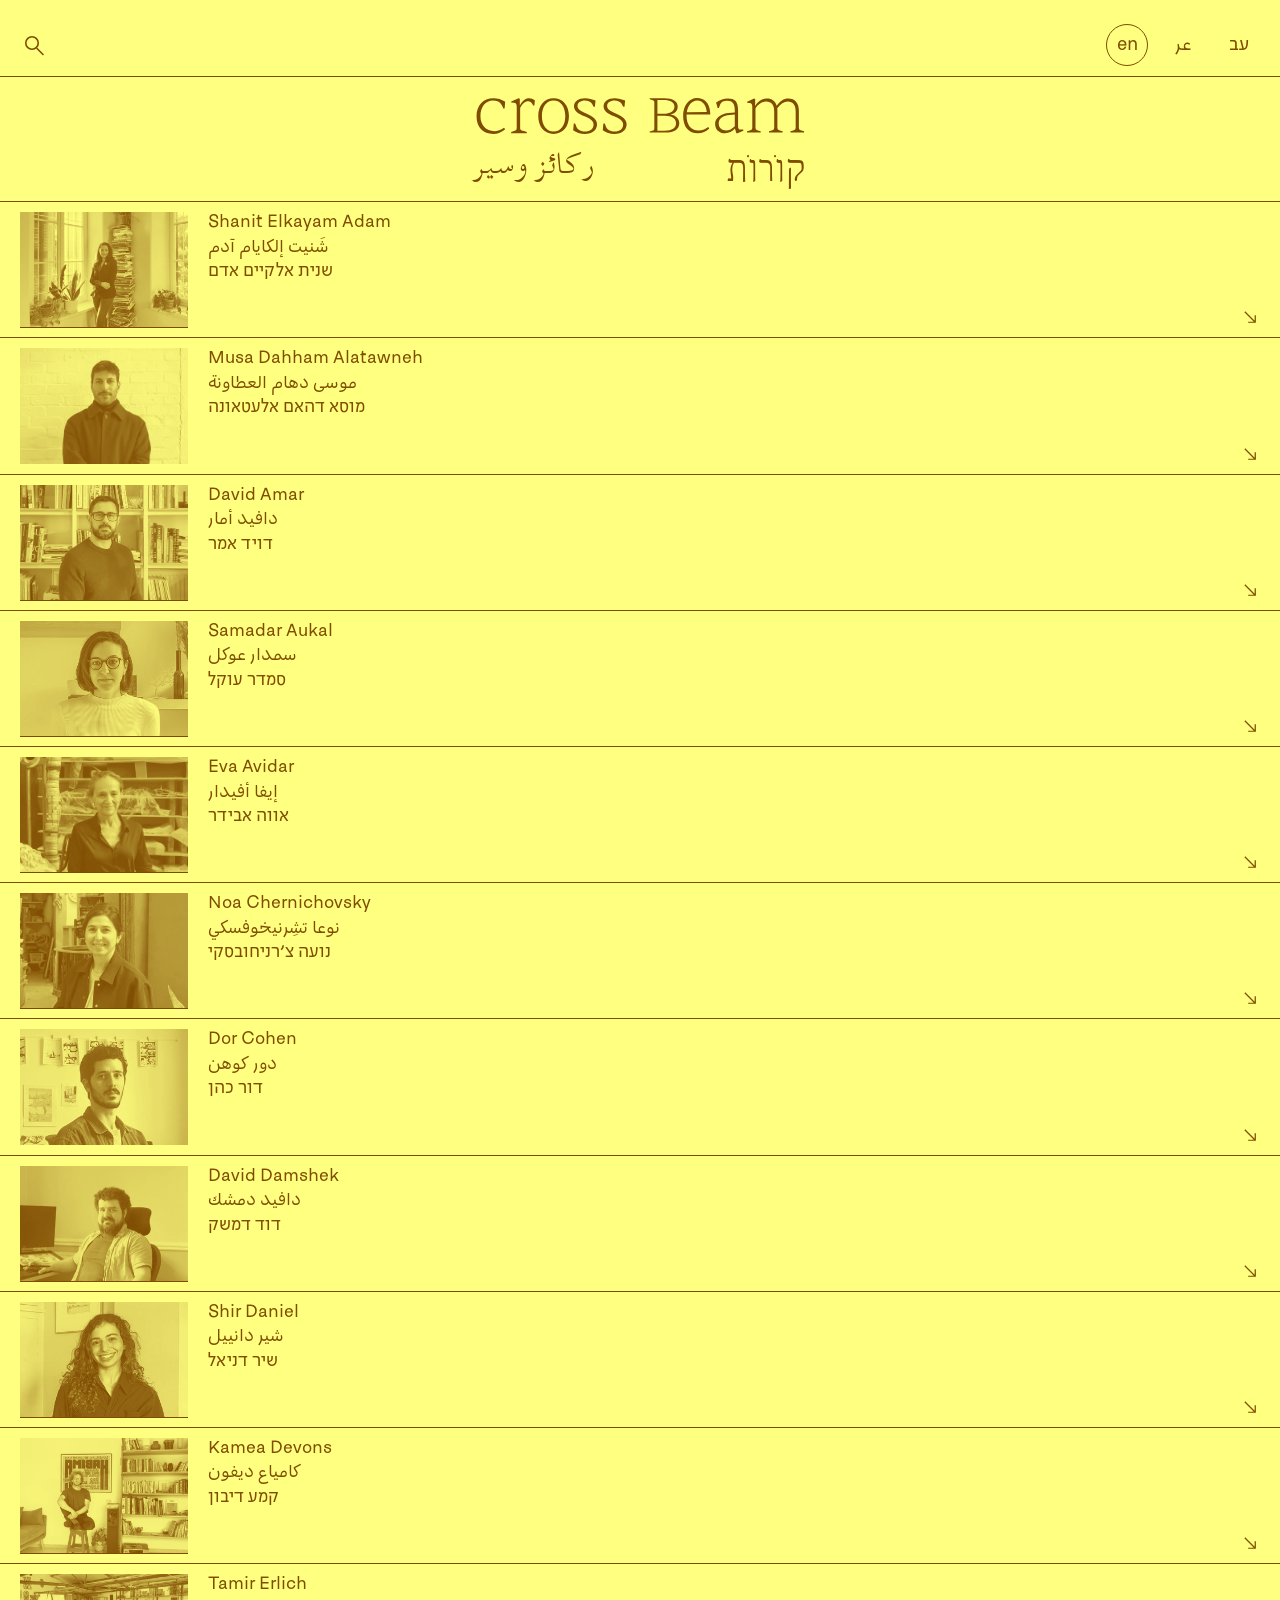
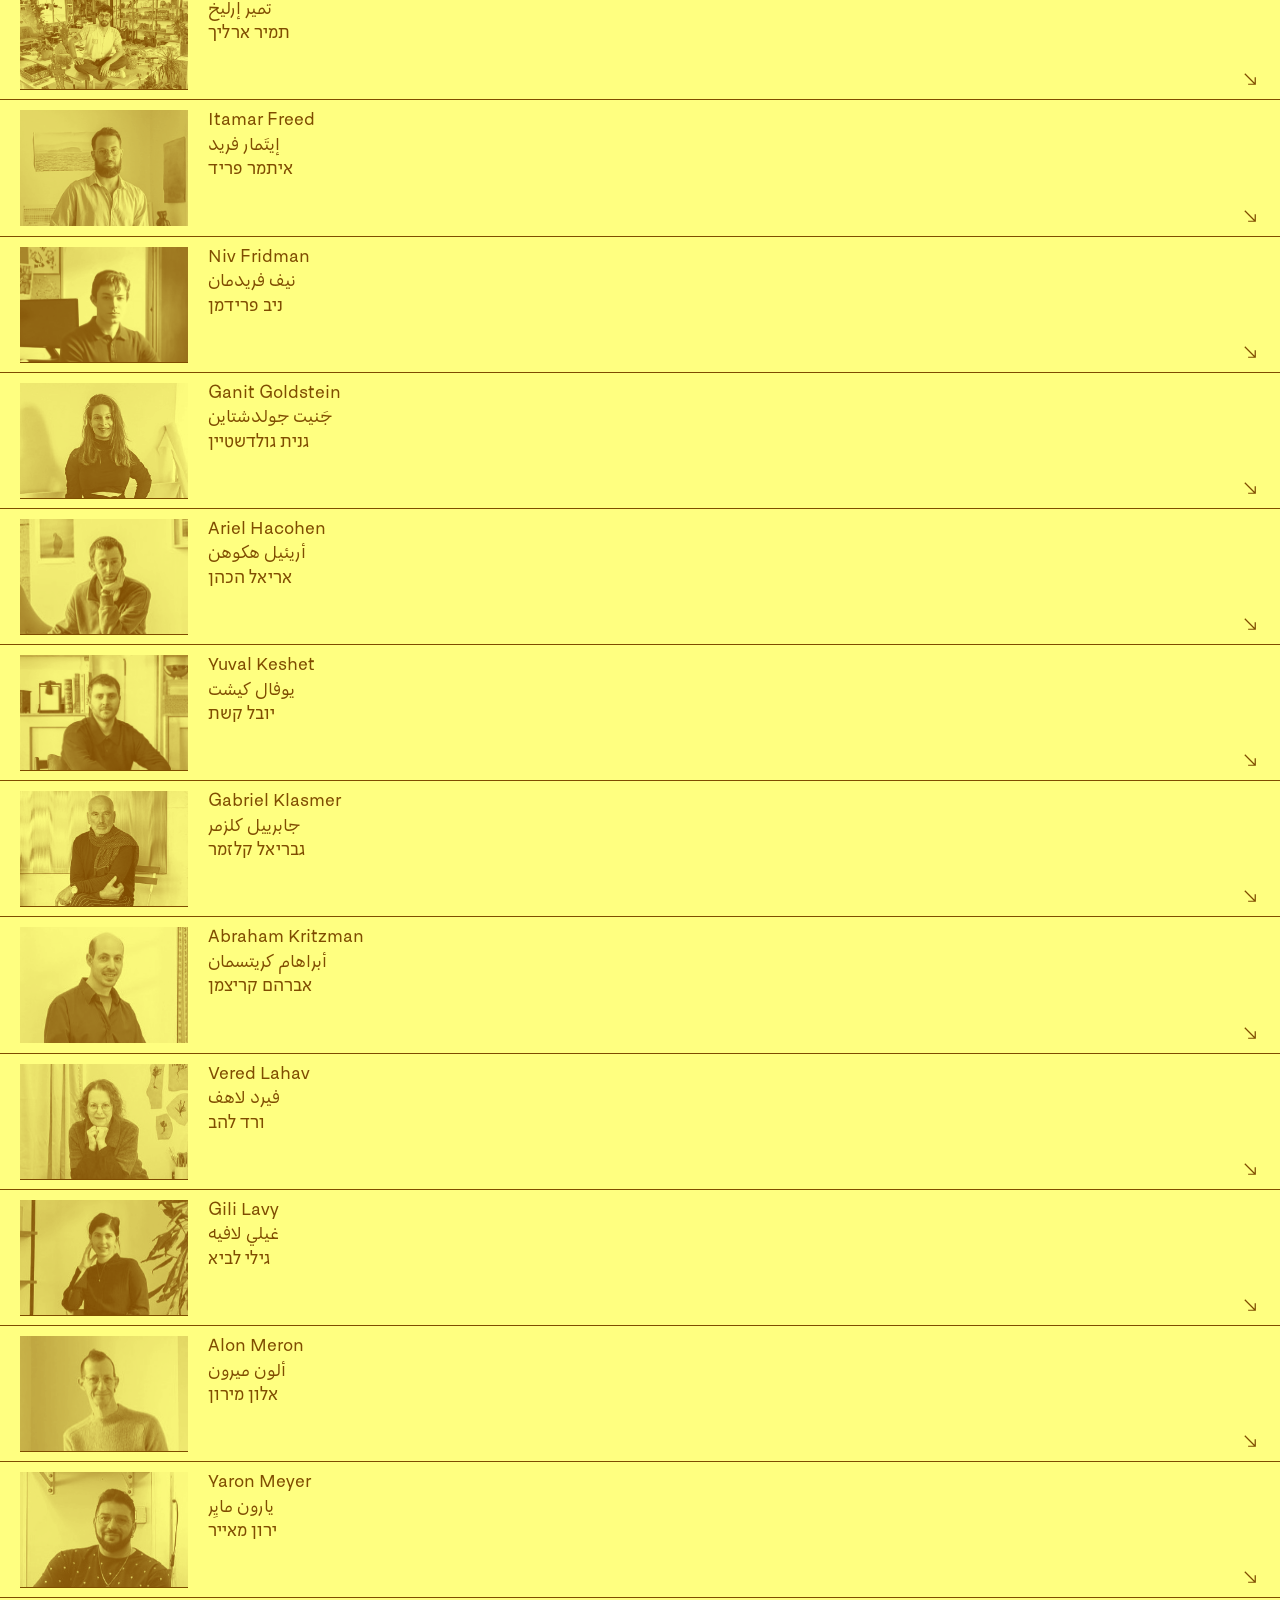
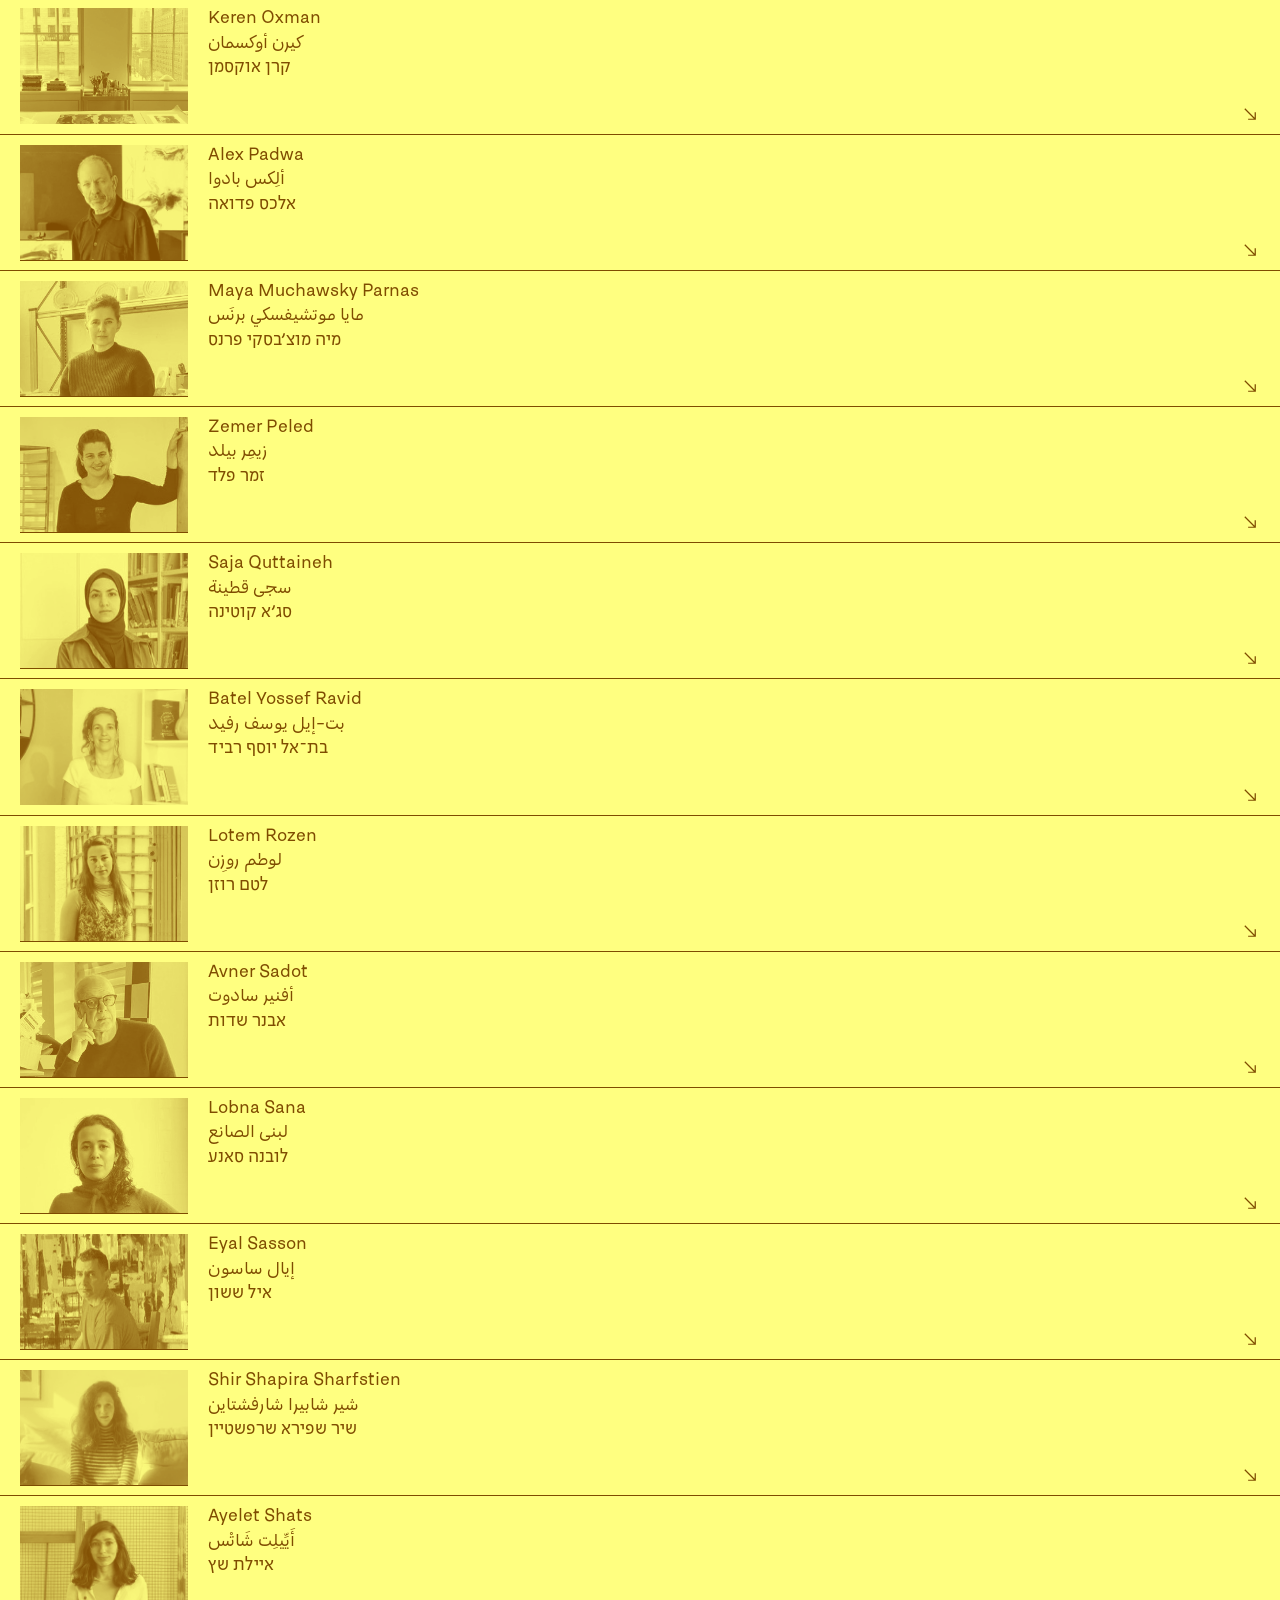
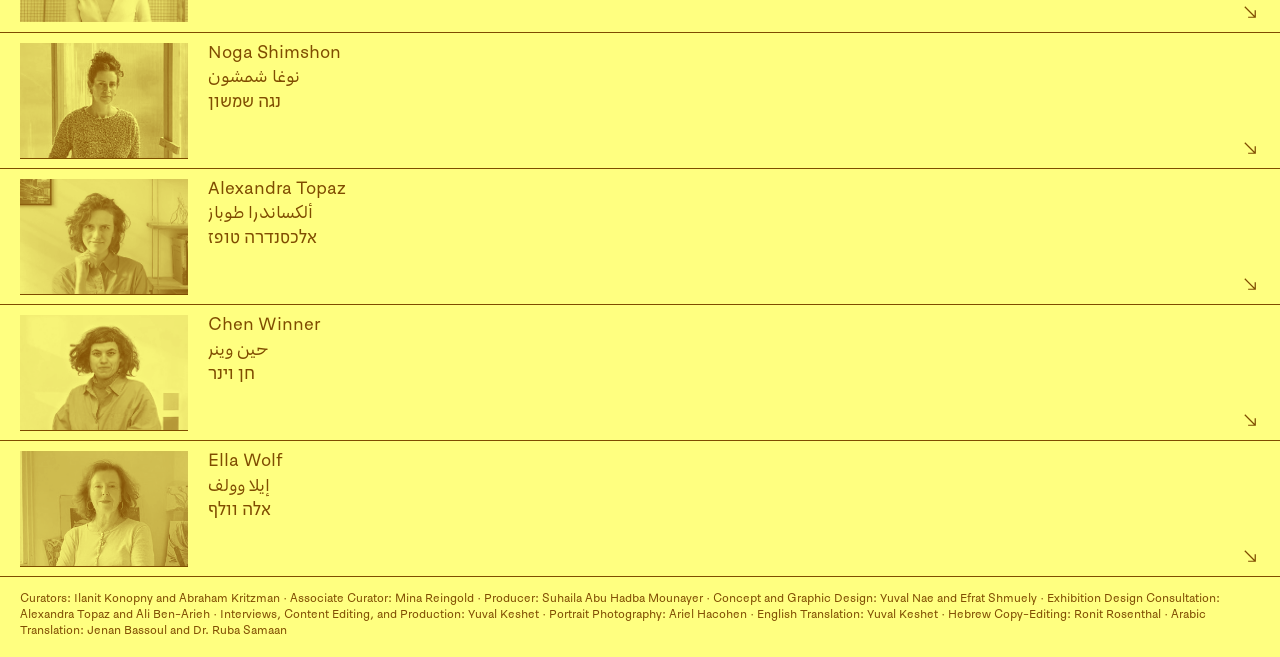
<file: index.html>
<!DOCTYPE html>
<html lang="en">
  <head>
    <meta charset="utf-8" />
    <meta name="viewport" content="width=device-width, initial-scale=1, viewport-fit=cover" />
    <meta name="description" content="CrossBeam — Clore Bezalel scholarship artists" />
    <title>CrossBeam</title>
    <link rel="stylesheet" href="css/styles.css" />
  </head>
  <body>
    <svg class="filters" width="0" height="0" aria-hidden="true">
      <filter id="ink-gradient-map" color-interpolation-filters="sRGB" x="0" y="0" width="100%" height="100%">
        <feColorMatrix in="SourceGraphic" type="matrix" result="gray" values="0.2126 0.7152 0.0722 0 0  0.2126 0.7152 0.0722 0 0  0.2126 0.7152 0.0722 0 0  0.2126 0.7152 0.0722 0 0" />
        <feComponentTransfer in="gray">
          <feFuncR type="linear" slope="0" intercept="0.498039" />
          <feFuncG type="linear" slope="0" intercept="0.298039" />
          <feFuncB type="linear" slope="0" intercept="0" />
          <feFuncA type="table" tableValues="1 0" />
        </feComponentTransfer>
      </filter>
    </svg>
    <a class="skip-link" href="#main">Skip to content</a>
    <header class="site-header">
      <div class="header-start" id="header-start"></div>
      <nav class="lang-switch" aria-label="Language">
        <button type="button" data-lang="en" aria-pressed="true">en</button>
        <button type="button" data-lang="ar" aria-pressed="false">عر</button>
        <button type="button" data-lang="he" aria-pressed="false">עב</button>
      </nav>
    </header>
    <main id="main"></main>
    <footer class="site-footer" id="site-footer"></footer>
    <script src="js/app.js" type="module"></script>
  </body>
</html>
</file>
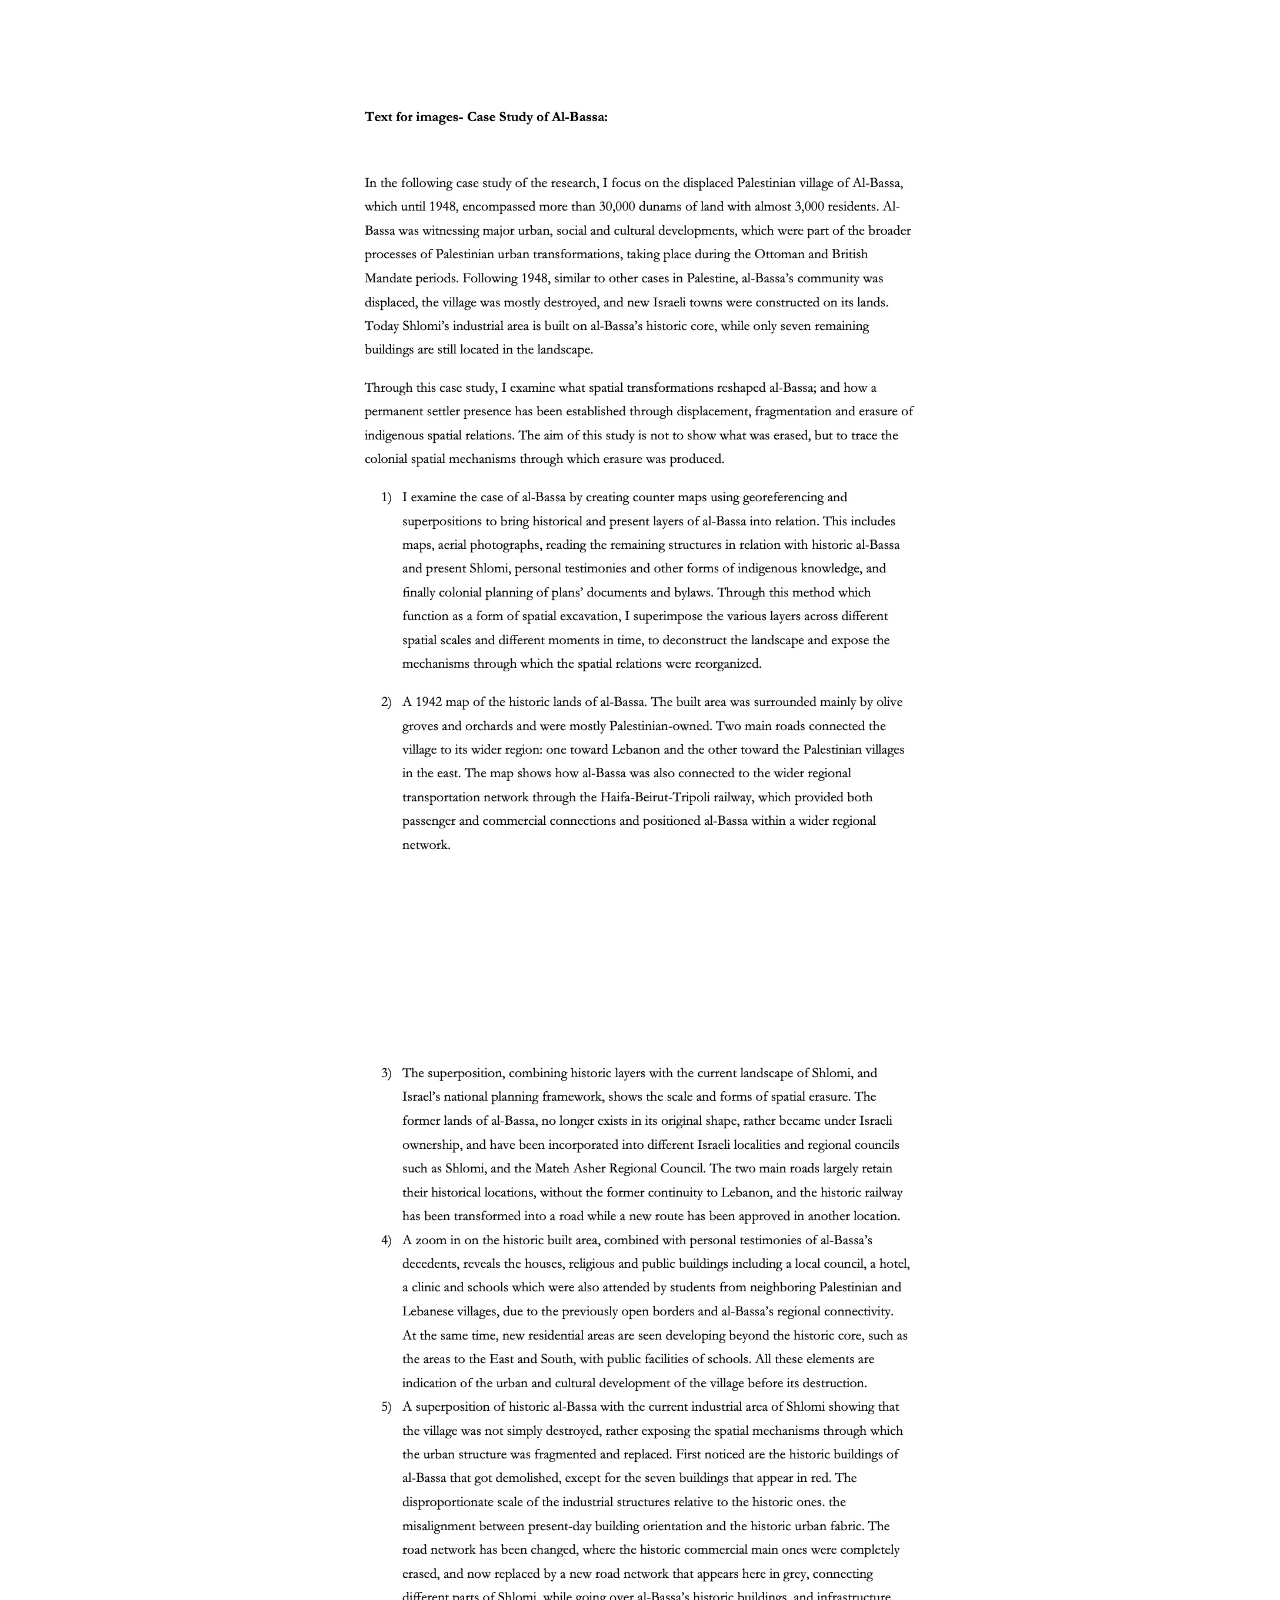
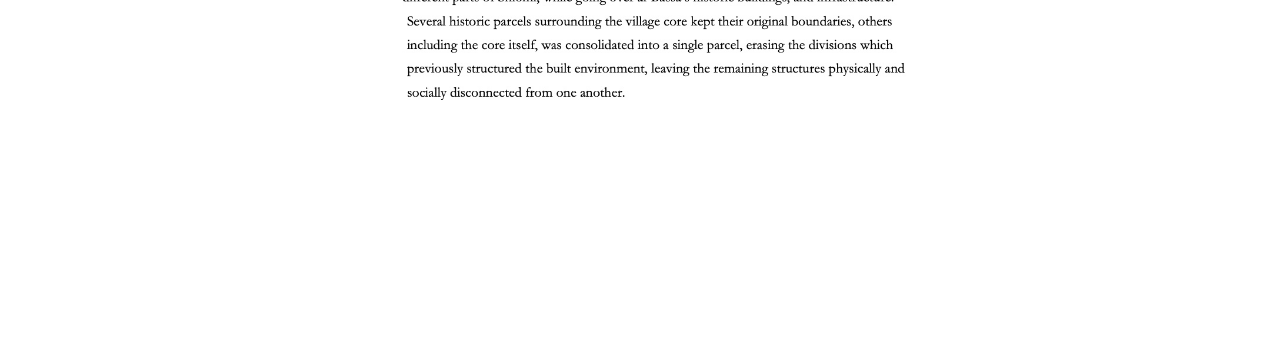
<file: assets/reading/al-bassa.html>
<!DOCTYPE html>
<html lang="en">
  <head>
    <meta charset="utf-8" />
    <meta name="viewport" content="width=device-width, initial-scale=1" />
    <title>Text for images — Al-Bassa</title>
    <style>
      body { margin: 0; background: #fff; }
      main { width: min(100%, 720px); margin: 0 auto; padding: 24px 20px 48px; }
      img { width: 100%; height: auto; display: block; }
      img + img { margin-top: 24px; }
    </style>
  </head>
  <body>
    <main>
      <img src="al-bassa-1.jpg" alt="Text for images, Case Study of Al-Bassa, page 1" />
      <img src="al-bassa-2.jpg" alt="Text for images, Case Study of Al-Bassa, page 2" />
    </main>
  </body>
</html>
</file>
<file: css/styles.css>
@font-face {
  font-family: "TheBasics Corporate";
  src: url("../assets/fonts/TheBasics_Corporate-Regular.otf") format("opentype");
  font-weight: 400;
  font-style: normal;
  font-display: swap;
}

@font-face {
  font-family: Sentient;
  src: url("../assets/fonts/Sentient-Light.otf") format("opentype");
  font-weight: 200;
  font-style: normal;
  font-display: swap;
}

@font-face {
  font-family: "Romema Spitzer";
  src: url("../assets/fonts/RomemaSpitzer-Thin.otf") format("opentype");
  font-weight: 200;
  font-style: normal;
  font-display: swap;
}

@font-face {
  font-family: "Al Bayan";
  src: url("../assets/fonts/AlBayan.ttc") format("collection");
  font-weight: 400;
  font-style: normal;
  font-display: swap;
}

:root {
  --ink: #7f4c00;
  --yellow: #ffff80;
  --paper: #ffffff;
  --ui: "TheBasics Corporate", "Segoe UI", sans-serif;
  --sentient: Sentient, "Times New Roman", serif;
  --hebrew: "Romema Spitzer", "TheBasics Corporate", sans-serif;
  --arabic: "Al Bayan", "TheBasics Corporate", sans-serif;
}

* { box-sizing: border-box; }

html, body { margin: 0; max-width: 100%; overflow-x: clip; }

body {
  min-height: 100vh;
  color: var(--ink);
  background: var(--paper);
  font-family: var(--ui);
  font-size: 18px;
  line-height: 22px;
}

body.home { background: var(--yellow); }

img { display: block; max-width: 100%; }

button, input { font: inherit; color: inherit; }

a { color: inherit; text-decoration: none; }

.filters { position: absolute; width: 0; height: 0; overflow: hidden; }

.skip-link {
  position: absolute;
  left: 1rem;
  top: -3rem;
  background: var(--ink);
  color: white;
  padding: 0.4rem 0.7rem;
}

.skip-link:focus { top: 0.5rem; }

.site-header {
  position: sticky;
  top: 0;
  z-index: 5;
  display: flex;
  align-items: center;
  justify-content: space-between;
  gap: 16px;
  width: min(100%, 480px);
  margin: 0 auto;
  padding: calc(24px + env(safe-area-inset-top)) 20px 10px;
  background: var(--paper);
  border-bottom: 1px solid var(--ink);
  direction: ltr;
}

body.home .site-header {
  width: 100%;
  background: var(--yellow);
}

.header-start {
  min-height: 32px;
  display: flex;
  align-items: center;
  flex: 1;
}

.icon-button {
  min-width: 28px;
  height: 32px;
  padding: 0;
  border: 0;
  background: transparent;
  display: inline-flex;
  align-items: center;
  justify-content: center;
  cursor: pointer;
}

.icon-button svg,
.search-toggle {
  width: 22px;
  height: 22px;
  display: block;
}

.back-button svg { width: 26px; height: 26px; }

.lang-switch { display: flex; align-items: center; gap: 14px; direction: ltr; }

.lang-switch button {
  width: 42px;
  height: 42px;
  padding: 0;
  border: 1px solid transparent;
  border-radius: 50%;
  background: transparent;
  display: inline-flex;
  align-items: center;
  justify-content: center;
  flex: none;
  font-size: 19px;
  line-height: 1;
  cursor: pointer;
}

.lang-switch button[aria-pressed="true"] { border-color: var(--ink); }

.search-field {
  width: min(220px, 46vw);
  border: 0;
  border-bottom: 1px solid var(--ink);
  background: transparent;
  padding: 4px 0;
  outline: none;
}

main { width: min(100%, 480px); margin: 0 auto; }

body.home main { width: 100%; }

.site-footer {
  width: min(100%, 480px);
  margin: 0 auto;
  padding: 14px 20px calc(18px + env(safe-area-inset-bottom));
  font-size: 12px;
  line-height: 16px;
}

body.home .site-footer { width: 100%; }

.title-block {
  display: flex;
  justify-content: center;
  border-bottom: 1px solid var(--ink);
  padding: 16px 20px;
  direction: ltr;
}

.title-lockup {
  display: grid;
  max-width: 100%;
}

.title-en {
  margin: 0;
  line-height: 0;
}

.title-logo {
  width: min(332px, calc(100vw - 40px));
  height: auto;
  margin: 0 auto;
}

.title-row {
  display: flex;
  justify-content: space-between;
  align-items: flex-end;
  gap: 12px;
  width: 0;
  min-width: 100%;
  margin-top: 4px;
}

.title-ar {
  margin: 0;
  font-family: var(--arabic);
  font-size: min(40px, calc((100vw - 40px) / 8.4));
  line-height: 1.1;
}

.title-he {
  margin: 0;
  font-family: var(--hebrew);
  font-weight: 200;
  font-size: min(39px, calc((100vw - 40px) / 8.6));
  line-height: 1;
  text-align: right;
}

.cards { margin: 0; padding: 0; list-style: none; }

.card {
  display: flex;
  align-items: flex-end;
  justify-content: space-between;
  gap: 12px;
  padding: 10px 20px;
  border-bottom: 1px solid var(--ink);
  min-width: 0;
}

.card-main {
  display: flex;
  align-items: flex-start;
  gap: 20px;
  min-width: 0;
}

.filters { position: absolute; width: 0; height: 0; }

.card-photo {
  flex: none;
  width: clamp(88px, 28vw, 140px);
  aspect-ratio: 140 / 96;
}

.card-photo img {
  width: 100%;
  height: 100%;
  object-fit: cover;
  object-position: center;
  filter: url("#ink-gradient-map");
}

.names { display: flex; flex-direction: column; gap: 2px; min-width: 0; }

.names p {
  margin: 0;
  font-size: 18px;
  line-height: 1.25;
  font-family: var(--ui);
  text-align: start;
  overflow-wrap: anywhere;
}

[dir="rtl"] .arrow { transform: scaleX(-1); }

.arrow { flex: none; }

.empty {
  padding: 28px 20px;
  margin: 0;
}

.artist-name {
  margin: 0;
  border-bottom: 1px solid var(--ink);
  padding: 16px 20px 14px;
  font-size: 42px;
  line-height: 0.95;
  font-weight: 200;
}

.artist-name.en { font-family: var(--sentient); }
.artist-name.he { font-family: var(--hebrew); }
.artist-name.ar { font-family: var(--arabic); }

.portrait-wrap, .bio, .identity { border-bottom: 1px solid var(--ink); }

.portrait-wrap { padding: 20px; }

.portrait-wrap img {
  width: 100%;
  height: 240px;
  object-fit: cover;
  background: #f3e7c4;
}

.bio, .identity { padding: 16px 20px; }

.bio p, .born, .school-copy p { margin: 0; }

.identity { display: flex; flex-direction: column; gap: 15px; }

.school {
  display: grid;
  grid-template-columns: auto minmax(0, 1fr);
  column-gap: 30px;
  align-items: baseline;
}

.school + .school { margin-top: 10px; }

.school p { margin: 0; line-height: 22px; }

.year { grid-column: 1; grid-row: 1; }

.school-name {
  grid-column: 2;
  grid-row: 1;
  text-decoration: underline;
  text-underline-offset: 2px;
}

.school-dept { grid-column: 2; grid-row: 2; }

.body-text { padding: 40px 20px; }

.body-text p { margin: 0 0 20px; line-height: 24px; }

.body-text p:last-of-type { margin-bottom: 0; }

.further-reading {
  display: block;
  width: fit-content;
  margin-top: 28px;
  margin-inline-start: 0;
  margin-inline-end: auto;
  padding: 10px 22px;
  border: 1px solid var(--ink);
  border-radius: 999px;
  font-family: inherit;
  font-size: 18px;
  line-height: 1.25;
}

.gallery {
  position: relative;
  direction: ltr;
  margin: 0;
  border-bottom: 1px solid var(--ink);
  padding: 20px 0 28px;
}

.gallery-viewport {
  margin-inline: 25px;
  overflow: hidden;
  touch-action: pan-y;
  background: var(--paper);
}

.gallery-track {
  display: flex;
  align-items: center;
  height: 100%;
  will-change: transform;
}

.gallery-track img {
  flex: 0 0 100%;
  width: 100%;
  height: auto;
  max-width: none;
  user-select: none;
  -webkit-user-drag: none;
}

.gallery-nav {
  position: absolute;
  top: 50%;
  transform: translateY(-50%);
  width: 32px;
  height: 44px;
  border: 0;
  background: transparent;
  padding: 0;
  display: inline-flex;
  align-items: center;
  justify-content: center;
  cursor: pointer;
  color: var(--ink);
  direction: ltr;
}

.gallery-nav.prev { left: 2px; }
.gallery-nav.next { right: 2px; }

.gallery-nav svg { width: 22px; height: 22px; display: block; }

.artist-pager {
  display: grid;
  grid-template-columns: 1fr 1fr;
  border-top: 1px solid var(--ink);
  border-bottom: 1px solid var(--ink);
  direction: ltr;
}

.gallery + .artist-pager { border-top: 0; }

.pager-link {
  display: flex;
  align-items: center;
  gap: 8px;
  min-width: 0;
  padding: 16px 20px;
  color: var(--ink);
  font-family: var(--ui);
  font-size: 18px;
  line-height: 1.2;
}

.pager-link.previous { justify-content: flex-start; }

.pager-link.next { justify-content: flex-end; text-align: end; }

.pager-link span { min-width: 0; }

.pager-link svg { width: 22px; height: 22px; flex: none; }

@media (prefers-reduced-motion: reduce) {
  .gallery-track,
  main { transition: none !important; }
}

@media (min-width: 720px) {
  .card-photo { width: 168px; }
  .portrait-wrap img { height: 320px; }
}
</file>
